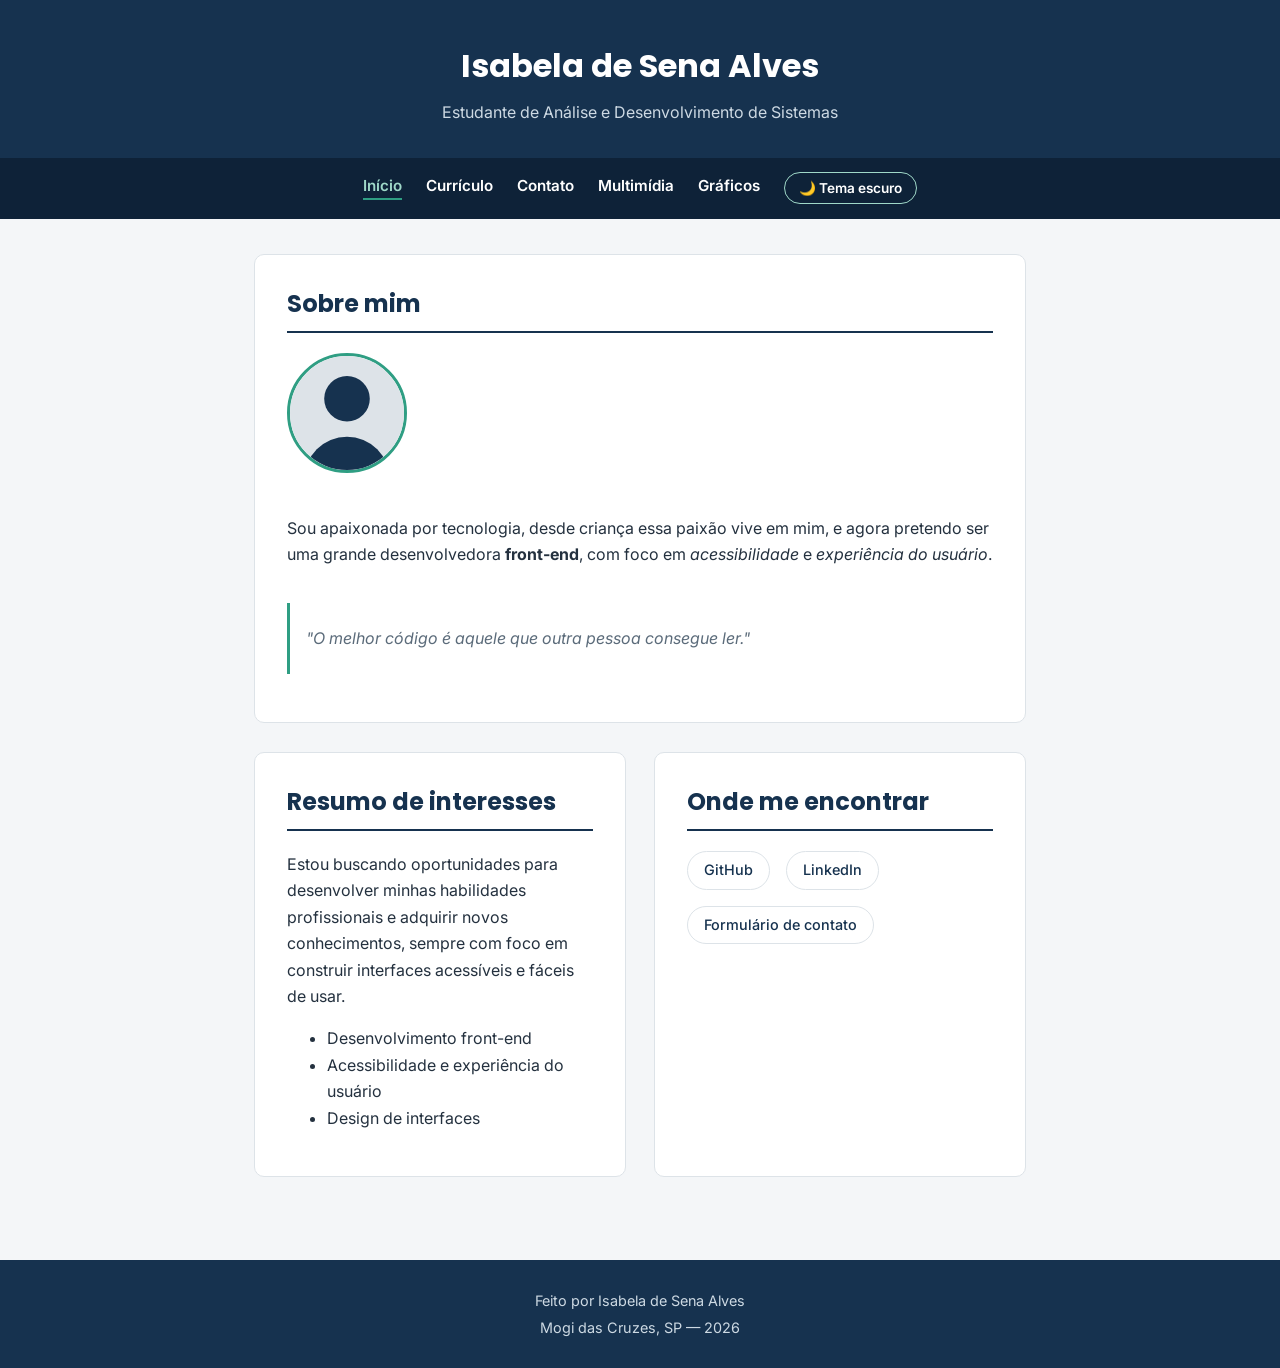
<file: index.html>
<!DOCTYPE html>
<html lang="pt-BR">
<head>
  <meta charset="UTF-8">
  <meta name="viewport" content="width=device-width, initial-scale=1.0">
  <title>Isabela de Sena Alves</title>
  <link rel="stylesheet" href="css/estilos.css">
</head>
<body>

  <header class="site-header">
    <h1>Isabela de Sena Alves</h1>
    <p>Estudante de Análise e Desenvolvimento de Sistemas</p>
  </header>

  <nav class="site-nav" aria-label="Navegação principal">
    <ul>
      <li><a href="index.html" aria-current="page">Início</a></li>
      <li><a href="curriculo.html">Currículo</a></li>
      <li><a href="formulario.html">Contato</a></li>
      <li><a href="multimidia.html">Multimídia</a></li>
      <li><a href="graficos.html">Gráficos</a></li>
      <li><button type="button" id="btn-tema" class="secundario" aria-pressed="false">🌙 Tema escuro</button></li>
    </ul>
  </nav>

  <main>

    <section id="sobre">
      <h2>Sobre mim</h2>
      <article>
        <div class="hero">
          <img class="avatar" src="media/avatar.svg" width="120" height="120"
               alt="Avatar ilustrativo de Isabela de Sena Alves">
          <p>
            Sou apaixonada por tecnologia, desde criança essa paixão vive em mim,
            e agora pretendo ser uma grande desenvolvedora
            <strong>front-end</strong>, com foco em
            <em>acessibilidade</em> e
            <em>experiência do usuário</em>.
          </p>
        </div>

        <blockquote>
          <p>"O melhor código é aquele que outra pessoa consegue ler."</p>
        </blockquote>
      </article>
    </section>

    <div class="row-two">
      <section id="interesses">
        <h2>Resumo de interesses</h2>
        <p>
          Estou buscando oportunidades para desenvolver minhas habilidades
          profissionais e adquirir novos conhecimentos, sempre com foco em
          construir interfaces acessíveis e fáceis de usar.
        </p>
        <ul>
          <li>Desenvolvimento front-end</li>
          <li>Acessibilidade e experiência do usuário</li>
          <li>Design de interfaces</li>
        </ul>
      </section>

      <section id="contato-rapido">
        <h2>Onde me encontrar</h2>
        <ul class="social-list">
          <li><a href="https://github.com/isasena" target="_blank" rel="noopener noreferrer">GitHub</a></li>
          <li><a href="https://linkedin.com/in/isasena" target="_blank" rel="noopener noreferrer">LinkedIn</a></li>
          <li><a href="formulario.html">Formulário de contato</a></li>
        </ul>
      </section>
    </div>

  </main>

  <footer>
    <p>Feito por Isabela de Sena Alves</p>
    <p>Mogi das Cruzes, SP — 2026</p>
  </footer>

  <script src="js/scripts.js" defer></script>

</body>
</html>
</file>
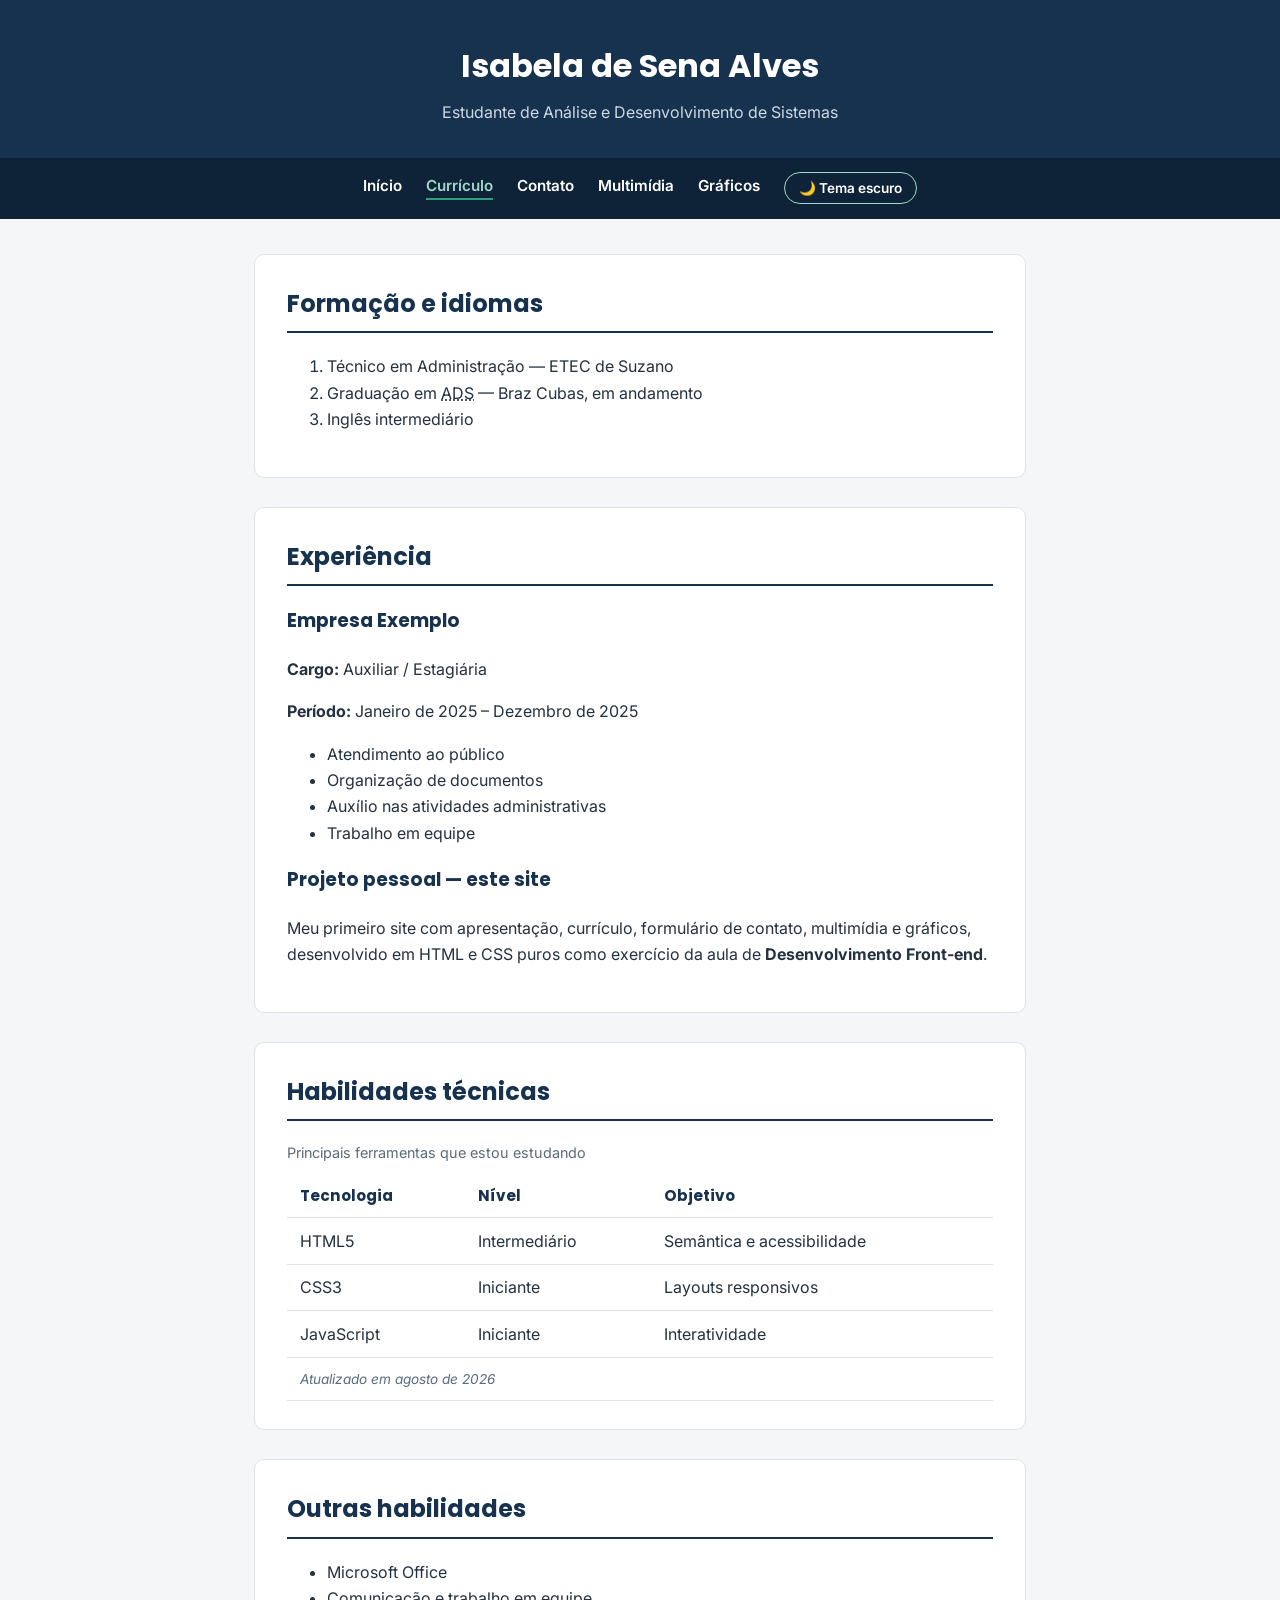
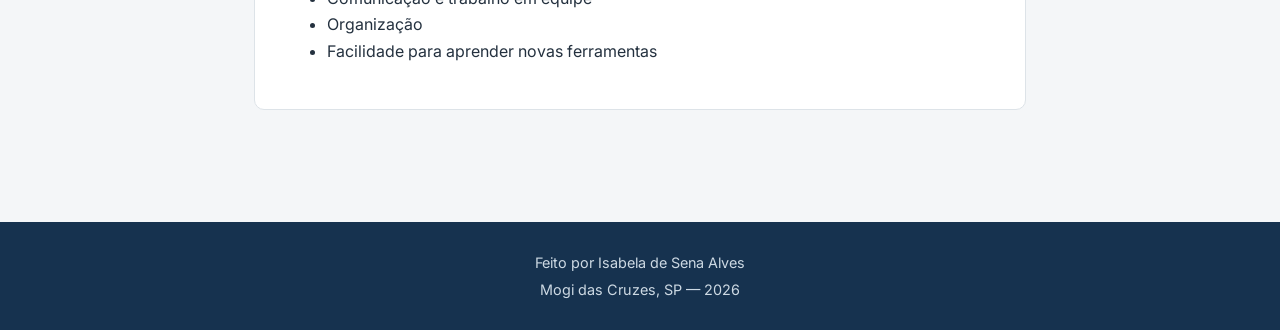
<file: curriculo.html>
<!DOCTYPE html>
<html lang="pt-BR">
<head>
  <meta charset="UTF-8">
  <meta name="viewport" content="width=device-width, initial-scale=1.0">
  <title>Currículo — Isabela de Sena Alves</title>
  <link rel="stylesheet" href="css/estilos.css">
</head>
<body>

  <header class="site-header">
    <h1>Isabela de Sena Alves</h1>
    <p>Estudante de Análise e Desenvolvimento de Sistemas</p>
  </header>

  <nav class="site-nav" aria-label="Navegação principal">
    <ul>
      <li><a href="index.html">Início</a></li>
      <li><a href="curriculo.html" aria-current="page">Currículo</a></li>
      <li><a href="formulario.html">Contato</a></li>
      <li><a href="multimidia.html">Multimídia</a></li>
      <li><a href="graficos.html">Gráficos</a></li>
      <li><button type="button" id="btn-tema" class="secundario" aria-pressed="false">🌙 Tema escuro</button></li>
    </ul>
  </nav>

  <main>

    <section id="formacao">
      <h2>Formação e idiomas</h2>
      <ol>
        <li>Técnico em Administração — ETEC de Suzano</li>
        <li>
          Graduação em
          <abbr title="Análise e Desenvolvimento de Sistemas">ADS</abbr>
          — Braz Cubas, em andamento
        </li>
        <li>Inglês intermediário</li>
      </ol>
    </section>

    <section id="experiencia">
      <h2>Experiência</h2>

      <article>
        <h3>Empresa Exemplo</h3>
        <p><strong>Cargo:</strong> Auxiliar / Estagiária</p>
        <p><strong>Período:</strong> Janeiro de 2025 – Dezembro de 2025</p>
        <ul>
          <li>Atendimento ao público</li>
          <li>Organização de documentos</li>
          <li>Auxílio nas atividades administrativas</li>
          <li>Trabalho em equipe</li>
        </ul>
      </article>

      <article>
        <h3>Projeto pessoal — este site</h3>
        <p>
          Meu primeiro site com apresentação, currículo, formulário de
          contato, multimídia e gráficos, desenvolvido em HTML e CSS puros
          como exercício da aula de <strong>Desenvolvimento Front-end</strong>.
        </p>
      </article>
    </section>

    <section id="habilidades">
      <h2>Habilidades técnicas</h2>
      <table>
        <caption>Principais ferramentas que estou estudando</caption>
        <thead>
          <tr>
            <th scope="col">Tecnologia</th>
            <th scope="col">Nível</th>
            <th scope="col">Objetivo</th>
          </tr>
        </thead>
        <tbody>
          <tr>
            <td>HTML5</td>
            <td>Intermediário</td>
            <td>Semântica e acessibilidade</td>
          </tr>
          <tr>
            <td>CSS3</td>
            <td>Iniciante</td>
            <td>Layouts responsivos</td>
          </tr>
          <tr>
            <td>JavaScript</td>
            <td>Iniciante</td>
            <td>Interatividade</td>
          </tr>
        </tbody>
        <tfoot>
          <tr><td colspan="3">Atualizado em agosto de 2026</td></tr>
        </tfoot>
      </table>
    </section>

    <section id="habilidades-gerais">
      <h2>Outras habilidades</h2>
      <ul>
        <li>Microsoft Office</li>
        <li>Comunicação e trabalho em equipe</li>
        <li>Organização</li>
        <li>Facilidade para aprender novas ferramentas</li>
      </ul>
    </section>

  </main>

  <footer>
    <p>Feito por Isabela de Sena Alves</p>
    <p>Mogi das Cruzes, SP — 2026</p>
  </footer>

  <script src="js/scripts.js" defer></script>

</body>
</html>
</file>
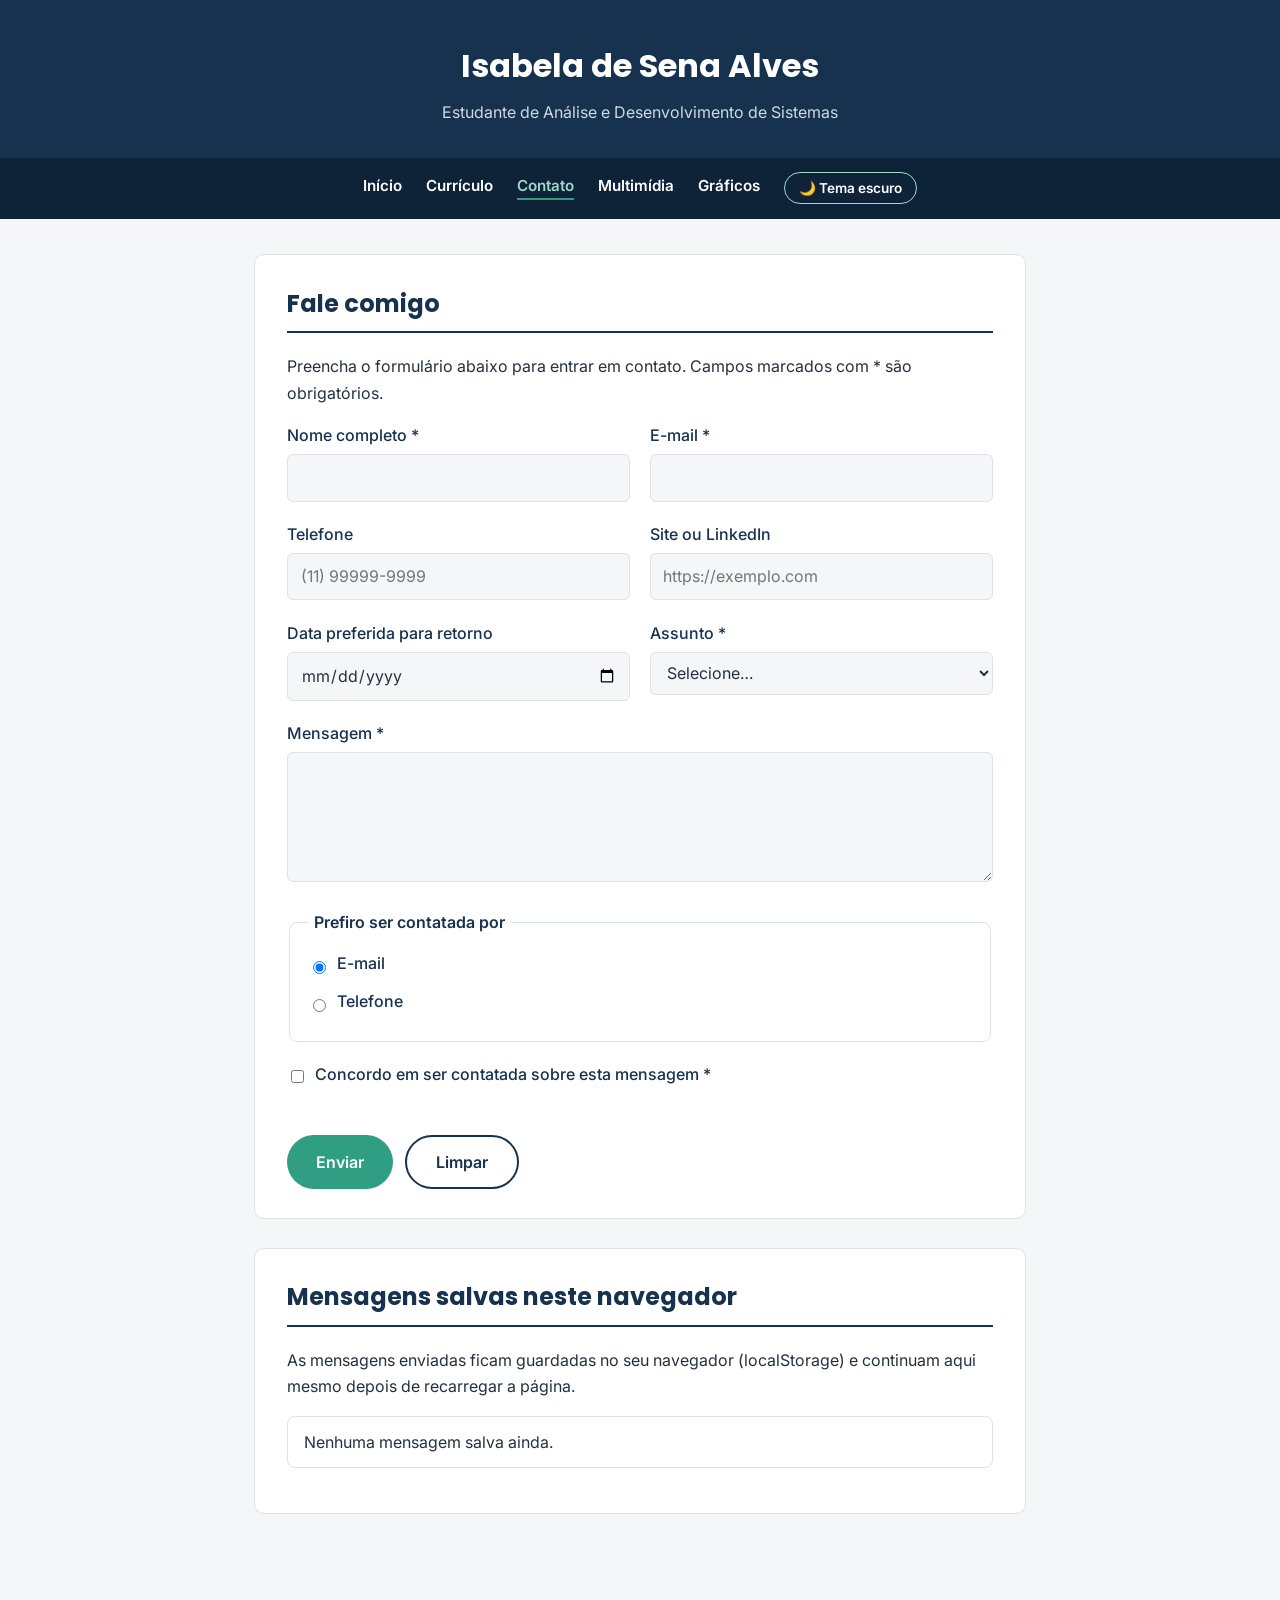
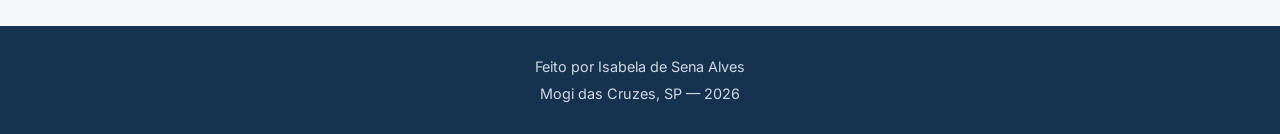
<file: formulario.html>
<!DOCTYPE html>
<html lang="pt-BR">
<head>
  <meta charset="UTF-8">
  <meta name="viewport" content="width=device-width, initial-scale=1.0">
  <title>Contato — Isabela de Sena Alves</title>
  <link rel="stylesheet" href="css/estilos.css">
</head>
<body>

  <header class="site-header">
    <h1>Isabela de Sena Alves</h1>
    <p>Estudante de Análise e Desenvolvimento de Sistemas</p>
  </header>

  <nav class="site-nav" aria-label="Navegação principal">
    <ul>
      <li><a href="index.html">Início</a></li>
      <li><a href="curriculo.html">Currículo</a></li>
      <li><a href="formulario.html" aria-current="page">Contato</a></li>
      <li><a href="multimidia.html">Multimídia</a></li>
      <li><a href="graficos.html">Gráficos</a></li>
      <li><button type="button" id="btn-tema" class="secundario" aria-pressed="false">🌙 Tema escuro</button></li>
    </ul>
  </nav>

  <main>
    <section id="contato">
      <h2>Fale comigo</h2>
      <p>Preencha o formulário abaixo para entrar em contato. Campos marcados com * são obrigatórios.</p>

      <article>
        <form id="form-contato" action="#" method="post" novalidate>

          <div class="form-row two-up">
            <div>
              <label for="nome">Nome completo *</label>
              <input type="text" id="nome" name="nome" required minlength="3" maxlength="80" autocomplete="name">
            </div>
            <div>
              <label for="email">E-mail *</label>
              <input type="email" id="email" name="email" required autocomplete="email">
            </div>
          </div>

          <div class="form-row two-up">
            <div>
              <label for="telefone">Telefone</label>
              <input type="tel" id="telefone" name="telefone" placeholder="(11) 99999-9999"
                     pattern="\(?\d{2}\)?\s?9?\d{4}-?\d{4}" title="Use o formato (11) 99999-9999"
                     autocomplete="tel">
            </div>
            <div>
              <label for="site">Site ou LinkedIn</label>
              <input type="url" id="site" name="site" placeholder="https://exemplo.com" autocomplete="url">
            </div>
          </div>

          <div class="form-row two-up">
            <div>
              <label for="data">Data preferida para retorno</label>
              <input type="date" id="data" name="data">
            </div>
            <div>
              <label for="assunto">Assunto *</label>
              <select id="assunto" name="assunto" required>
                <option value="">Selecione…</option>
                <option value="desenvolvimento">Desenvolvimento</option>
                <option value="design">Design</option>
                <option value="suporte">Suporte</option>
                <option value="outro">Outro</option>
              </select>
            </div>
          </div>

          <div>
            <label for="mensagem">Mensagem *</label>
            <textarea id="mensagem" name="mensagem" required minlength="10" maxlength="500"></textarea>
          </div>

          <fieldset>
            <legend>Prefiro ser contatada por</legend>
            <div class="radio-row">
              <input type="radio" id="pref-email" name="preferencia" value="email" checked>
              <label for="pref-email">E-mail</label>
            </div>
            <div class="radio-row">
              <input type="radio" id="pref-telefone" name="preferencia" value="telefone">
              <label for="pref-telefone">Telefone</label>
            </div>
          </fieldset>

          <div class="radio-row">
            <input type="checkbox" id="aceite" name="aceite" required>
            <label for="aceite">Concordo em ser contatada sobre esta mensagem *</label>
          </div>

          <div class="botoes">
            <button type="submit">Enviar</button>
            <button type="reset" class="secundario">Limpar</button>
          </div>
        </form>
        <div id="feedback-form" role="status" aria-live="polite"></div>
      </article>
    </section>

    <section id="mensagens-salvas">
      <h2>Mensagens salvas neste navegador</h2>
      <p>As mensagens enviadas ficam guardadas no seu navegador (localStorage) e continuam aqui mesmo depois de recarregar a página.</p>
      <ul id="lista-mensagens"></ul>
      <div class="botoes">
        <button type="button" id="btn-limpar-mensagens" class="secundario">Apagar todas</button>
      </div>
    </section>
  </main>

  <footer>
    <p>Feito por Isabela de Sena Alves</p>
    <p>Mogi das Cruzes, SP — 2026</p>
  </footer>

  <script src="js/scripts.js" defer></script>

</body>
</html>
</file>
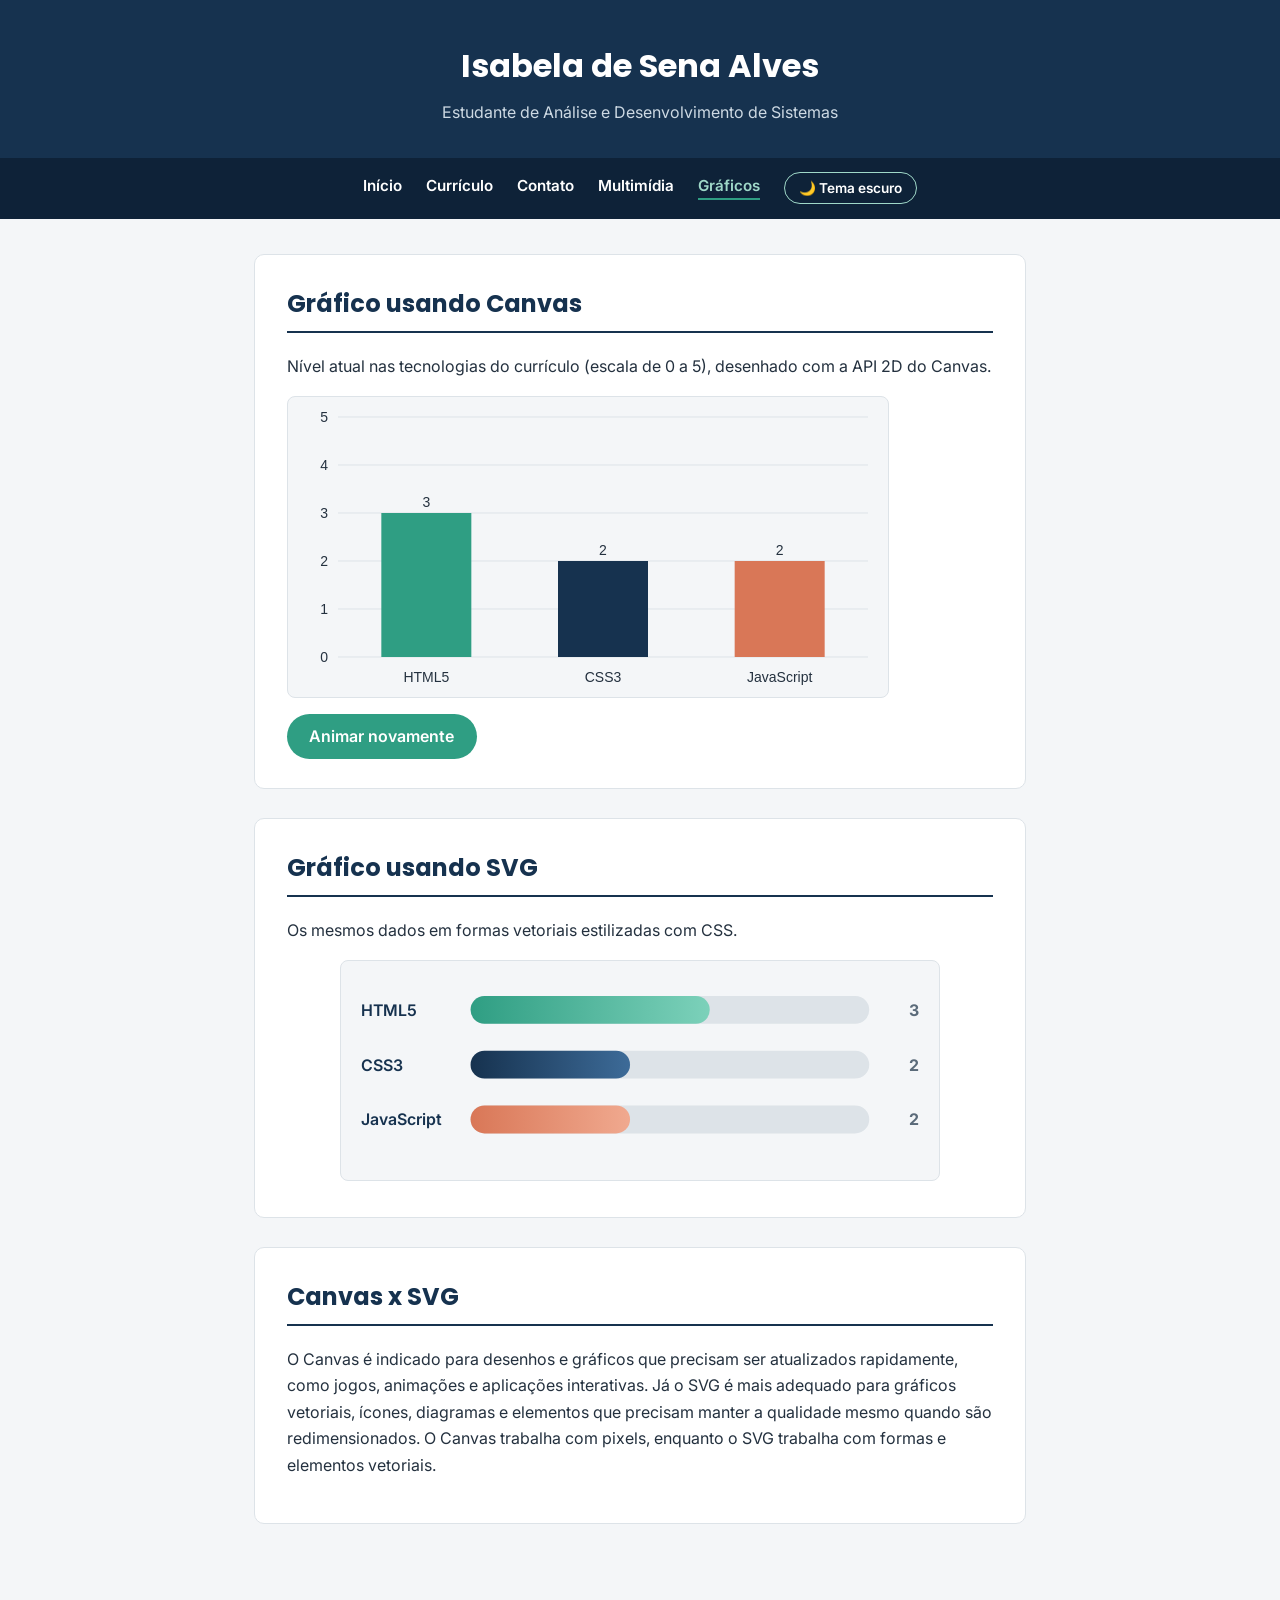
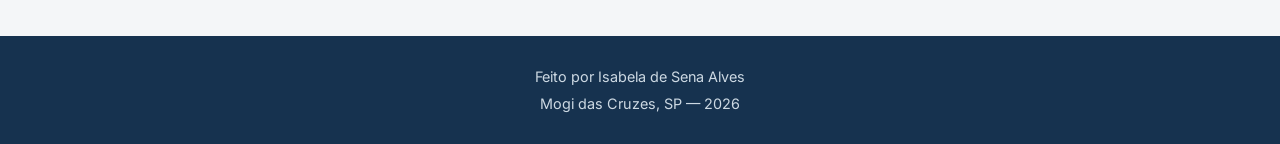
<file: graficos.html>
<!DOCTYPE html>
<html lang="pt-BR">
<head>
  <meta charset="UTF-8">
  <meta name="viewport" content="width=device-width, initial-scale=1.0">
  <title>Gráficos — Isabela de Sena Alves</title>
  <link rel="stylesheet" href="css/estilos.css">
</head>
<body>

  <header class="site-header">
    <h1>Isabela de Sena Alves</h1>
    <p>Estudante de Análise e Desenvolvimento de Sistemas</p>
  </header>

  <nav class="site-nav" aria-label="Navegação principal">
    <ul>
      <li><a href="index.html">Início</a></li>
      <li><a href="curriculo.html">Currículo</a></li>
      <li><a href="formulario.html">Contato</a></li>
      <li><a href="multimidia.html">Multimídia</a></li>
      <li><a href="graficos.html" aria-current="page">Gráficos</a></li>
      <li><button type="button" id="btn-tema" class="secundario" aria-pressed="false">🌙 Tema escuro</button></li>
    </ul>
  </nav>

  <main>
    <section id="canvas">
      <h2>Gráfico usando Canvas</h2>
      <article>
        <p>Nível atual nas tecnologias do currículo (escala de 0 a 5), desenhado com a API 2D do Canvas.</p>
        <canvas id="grafico-canvas" width="600" height="300">
          Seu navegador não suporta Canvas. Níveis: HTML5 3, CSS3 2, JavaScript 2 (de 0 a 5).
        </canvas>
        <div class="botoes">
          <button type="button" id="btn-animar">Animar novamente</button>
        </div>
      </article>
    </section>

    <section id="svg">
      <h2>Gráfico usando SVG</h2>
      <article>
        <p>Os mesmos dados em formas vetoriais estilizadas com CSS.</p>
        <div class="svg-container">
          <svg viewBox="0 0 600 220" role="img" aria-labelledby="svg-titulo svg-desc">
            <title id="svg-titulo">Nível nas tecnologias</title>
            <desc id="svg-desc">Barras horizontais: HTML5 nível 3, CSS3 nível 2 e JavaScript nível 2, de 0 a 5.</desc>
            <defs>
              <linearGradient id="grad-html" x1="0" y1="0" x2="1" y2="0">
                <stop offset="0" stop-color="#2f9e83"></stop>
                <stop offset="1" stop-color="#7cd1ba"></stop>
              </linearGradient>
              <linearGradient id="grad-css" x1="0" y1="0" x2="1" y2="0">
                <stop offset="0" stop-color="#16324f"></stop>
                <stop offset="1" stop-color="#3d6b98"></stop>
              </linearGradient>
              <linearGradient id="grad-js" x1="0" y1="0" x2="1" y2="0">
                <stop offset="0" stop-color="#d97757"></stop>
                <stop offset="1" stop-color="#f0a98f"></stop>
              </linearGradient>
            </defs>

            <text class="svg-rotulo" x="20" y="55">HTML5</text>
            <rect class="svg-trilho" x="130" y="35" width="400" height="28" rx="14"></rect>
            <rect class="svg-barra" x="130" y="35" width="240" height="28" rx="14" fill="url(#grad-html)"></rect>
            <text class="svg-valor" x="580" y="55">3</text>

            <text class="svg-rotulo" x="20" y="110">CSS3</text>
            <rect class="svg-trilho" x="130" y="90" width="400" height="28" rx="14"></rect>
            <rect class="svg-barra" x="130" y="90" width="160" height="28" rx="14" fill="url(#grad-css)"></rect>
            <text class="svg-valor" x="580" y="110">2</text>

            <text class="svg-rotulo" x="20" y="165">JavaScript</text>
            <rect class="svg-trilho" x="130" y="145" width="400" height="28" rx="14"></rect>
            <rect class="svg-barra" x="130" y="145" width="160" height="28" rx="14" fill="url(#grad-js)"></rect>
            <text class="svg-valor" x="580" y="165">2</text>
          </svg>
        </div>
      </article>
    </section>

    <section id="comparacao">
      <h2>Canvas x SVG</h2>
      <p>
        O Canvas é indicado para desenhos e gráficos que precisam ser
        atualizados rapidamente, como jogos, animações e aplicações
        interativas. Já o SVG é mais adequado para gráficos vetoriais,
        ícones, diagramas e elementos que precisam manter a qualidade
        mesmo quando são redimensionados. O Canvas trabalha com pixels,
        enquanto o SVG trabalha com formas e elementos vetoriais.
      </p>
    </section>
  </main>

  <footer>
    <p>Feito por Isabela de Sena Alves</p>
    <p>Mogi das Cruzes, SP — 2026</p>
  </footer>

  

  <script src="js/scripts.js" defer></script>

</body>
</html>
</file>
<file: css/estilos.css>
/* =========================================================
   Site pessoal — Isabela de Sena Alves
   Um único arquivo de estilo para as 5 páginas
   ========================================================= */

@import url('https://fonts.googleapis.com/css2?family=Poppins:wght@600;700&family=Inter:wght@400;500;600&display=swap');

:root {
  --navy: #16324f;
  --navy-dark: #0e2238;
  --teal: #2f9e83;
  --bg: #f4f6f8;
  --surface: #ffffff;
  --line: #dde3e8;
  --text: #24313f;
  --muted: #5b6b7a;

  --heading-font: 'Poppins', Arial, sans-serif;
  --body-font: 'Inter', Arial, sans-serif;
}

* { box-sizing: border-box; }

body {
  margin: 0;
  background: var(--bg);
  color: var(--text);
  font-family: var(--body-font);
  line-height: 1.65;
}

a { color: var(--teal); }

img { max-width: 100%; display: block; }

/* ---------- Cabeçalho + navegação (igual em todas as páginas) ---------- */

.site-header {
  background: var(--navy);
  color: white;
  text-align: center;
  padding: 2.5rem 1.5rem 2rem;
}

.site-header h1 {
  font-family: var(--heading-font);
  margin: 0 0 0.4rem;
  font-size: 2rem;
}

.site-header p {
  margin: 0;
  color: #cdd9e3;
  font-size: 1rem;
}

nav.site-nav {
  background: var(--navy-dark);
  text-align: center;
  padding: 0.9rem 1rem;
}

nav.site-nav ul {
  list-style: none;
  margin: 0;
  padding: 0;
  display: flex;
  justify-content: center;
  flex-wrap: wrap;
  gap: 1.5rem;
}

nav.site-nav a {
  color: white;
  text-decoration: none;
  font-weight: 600;
  font-size: 0.95rem;
  padding-bottom: 3px;
  border-bottom: 2px solid transparent;
}

nav.site-nav a:hover { color: #9fd8c8; }

nav.site-nav a[aria-current="page"] {
  border-bottom-color: var(--teal);
  color: #9fd8c8;
}

/* ---------- Estrutura geral ---------- */

main {
  max-width: 820px;
  margin: 2.2rem auto;
  padding: 0 1.5rem 3rem;
}

section {
  background: var(--surface);
  border: 1px solid var(--line);
  border-radius: 10px;
  padding: 1.8rem 2rem;
  margin-bottom: 1.8rem;
}

h2 {
  font-family: var(--heading-font);
  color: var(--navy);
  border-bottom: 2px solid var(--navy);
  padding-bottom: 0.5rem;
  margin-top: 0;
}

h3 {
  font-family: var(--heading-font);
  color: var(--navy);
}

blockquote {
  border-left: 3px solid var(--teal);
  margin: 1.2rem 0;
  padding: 0.4rem 0 0.4rem 1rem;
  color: var(--muted);
  font-style: italic;
}

/* ---------- Hero da index ---------- */

.hero {
  display: flex;
  gap: 1.6rem;
  align-items: center;
  flex-wrap: wrap;
}

.avatar {
  width: 120px;
  height: 120px;
  border-radius: 50%;
  flex-shrink: 0;
  border: 3px solid var(--teal);
}

.social-list {
  list-style: none;
  padding: 0;
  display: flex;
  gap: 1rem;
  flex-wrap: wrap;
}

.social-list a {
  display: inline-block;
  border: 1px solid var(--line);
  padding: 0.4rem 1rem;
  border-radius: 999px;
  text-decoration: none;
  color: var(--navy);
  font-weight: 500;
  font-size: 0.9rem;
}

.social-list a:hover { border-color: var(--teal); color: var(--teal); }

/* ---------- Linha de dois cards lado a lado ---------- */

.row-two {
  display: grid;
  gap: 1.8rem;
  grid-template-columns: 1fr;
}

@media (min-width: 700px) {
  .row-two { grid-template-columns: 1fr 1fr; }
}

.row-two > section { margin-bottom: 0; }

/* ---------- Tabela ---------- */

table {
  width: 100%;
  border-collapse: collapse;
  margin-top: 0.5rem;
}

caption {
  text-align: left;
  color: var(--muted);
  font-size: 0.9rem;
  margin-bottom: 0.5rem;
}

th, td {
  text-align: left;
  padding: 0.6rem 0.8rem;
  border-bottom: 1px solid var(--line);
}

th { color: var(--navy); font-family: var(--heading-font); font-size: 0.95rem; }

tfoot td { color: var(--muted); font-size: 0.85rem; font-style: italic; }

/* ---------- Formulário ---------- */

form { display: grid; gap: 1.2rem; }

.form-row.two-up {
  display: grid;
  gap: 1.2rem;
  grid-template-columns: 1fr;
}

@media (min-width: 560px) {
  .form-row.two-up { grid-template-columns: 1fr 1fr; }
}

label {
  display: block;
  font-weight: 500;
  margin-bottom: 0.35rem;
  color: var(--navy);
}

input, select, textarea {
  font: inherit;
  width: 100%;
  padding: 0.6rem 0.8rem;
  border: 1px solid var(--line);
  border-radius: 6px;
  background: var(--bg);
  color: var(--text);
}

textarea { min-height: 130px; resize: vertical; }

fieldset {
  border: 1px solid var(--line);
  border-radius: 8px;
  padding: 0.9rem 1.1rem;
}

legend {
  font-weight: 600;
  color: var(--navy);
  padding: 0 0.4rem;
}

.radio-row { display: flex; align-items: center; gap: 0.5rem; margin-bottom: 0.4rem; }
.radio-row input { width: auto; }

button[type="submit"] {
  justify-self: start;
  background: var(--teal);
  color: white;
  border: none;
  padding: 0.75rem 1.8rem;
  border-radius: 999px;
  font-weight: 600;
  font-size: 1rem;
  cursor: pointer;
}

button[type="submit"]:hover { background: #268066; }

/* ---------- Multimídia ---------- */

video, audio, iframe { width: 100%; display: block; border: 0; border-radius: 8px; }

iframe { height: 300px; margin-top: 0.5rem; }

figcaption { color: var(--muted); font-size: 0.85rem; margin-top: 0.4rem; }

/* ---------- Gráficos ---------- */

canvas {
  display: block;
  border: 1px solid var(--line);
  background: var(--bg);
  max-width: 100%;
  height: auto;
  border-radius: 8px;
}

.svg-container {
  width: 100%;
  max-width: 600px;
  margin: 1rem auto 0;
}

svg {
  width: 100%;
  height: auto;
  border: 1px solid var(--line);
  border-radius: 8px;
  background: var(--bg);
}

.retangulo { fill: #2f9e83; }
.circulo   { fill: #16324f; }
.triangulo { fill: #d97757; }

/* ---------- Rodapé ---------- */

footer {
  background: var(--navy);
  color: #cdd9e3;
  text-align: center;
  padding: 1.6rem;
  font-size: 0.9rem;
}

footer p { margin: 0.2rem 0; }

@media (max-width: 600px) {
  nav.site-nav ul { gap: 0.9rem; }
  .site-header h1 { font-size: 1.6rem; }
}


/* =========================================================
   CP2 — classes usadas pelas páginas e que faltavam
   ========================================================= */

.botoes { display: flex; gap: 0.8rem; flex-wrap: wrap; margin-top: 1rem; }

button {
  font: inherit;
  cursor: pointer;
}

button[type="submit"],
button.secundario {
  padding: 0.75rem 1.8rem;
  border-radius: 999px;
  font-weight: 600;
  font-size: 1rem;
}

button.secundario {
  background: transparent;
  color: var(--navy);
  border: 2px solid var(--navy);
}

button.secundario:hover { background: var(--navy); color: white; }

#btn-animar {
  background: var(--teal);
  color: white;
  border: none;
  padding: 0.6rem 1.4rem;
  border-radius: 999px;
  font-weight: 600;
}

#btn-animar:hover { background: #268066; }

/* Botão de tema dentro do menu */
nav.site-nav button {
  background: transparent;
  color: white;
  border: 1px solid #9fd8c8;
  border-radius: 999px;
  padding: 0.25rem 0.9rem;
  font-size: 0.85rem;
  font-weight: 600;
}

nav.site-nav button:hover { background: #9fd8c8; color: var(--navy-dark); }

/* Gráfico SVG */
.svg-rotulo { font: 600 16px var(--body-font); fill: var(--navy); }
.svg-valor  { font: 700 16px var(--body-font); fill: var(--muted); text-anchor: end; }
.svg-trilho { fill: var(--line); }

/* =========================================================
   CP3 — validação, feedback e mensagens salvas
   ========================================================= */

.erro-campo {
  display: block;
  margin-top: 0.25rem;
  color: #b3261e;
  font-size: 0.875rem;
}

input.invalido,
select.invalido,
textarea.invalido {
  border: 2px solid #b3261e;
}

.feedback:empty { display: none; }

.feedback {
  margin-top: 1rem;
  padding: 0.75rem 1rem;
  border-radius: 8px;
  font-weight: 600;
}

.feedback.sucesso { background: #e3f4ec; color: #14532d; border: 1px solid #2f9e83; }
.feedback.erro    { background: #fdecea; color: #7a1712; border: 1px solid #b3261e; }

#lista-mensagens { list-style: none; padding: 0; }

#lista-mensagens li {
  margin-bottom: 0.75rem;
  padding: 0.75rem 1rem;
  border: 1px solid var(--line);
  border-radius: 8px;
}

#lista-mensagens p { margin: 0.4rem 0 0.8rem; }

#lista-mensagens button.secundario { padding: 0.3rem 1rem; font-size: 0.85rem; }

/* =========================================================
   CP3 — tema escuro (troca as variáveis de cor)
   ========================================================= */

[data-tema="escuro"] {
  --bg: #12161c;
  --surface: #1b222b;
  --line: #33404f;
  --text: #e6e9ee;
  --muted: #9aa8b6;
}

[data-tema="escuro"] h2,
[data-tema="escuro"] h3,
[data-tema="escuro"] label,
[data-tema="escuro"] legend,
[data-tema="escuro"] th,
[data-tema="escuro"] .svg-rotulo { color: #e6e9ee; fill: #e6e9ee; }

[data-tema="escuro"] h2 { border-bottom-color: var(--teal); }

[data-tema="escuro"] .social-list a { color: #e6e9ee; }

[data-tema="escuro"] button.secundario { color: #e6e9ee; border-color: #e6e9ee; }

[data-tema="escuro"] .erro-campo { color: #ff9b94; }

[data-tema="escuro"] .feedback.sucesso { background: #12301f; color: #b9efd0; }
[data-tema="escuro"] .feedback.erro    { background: #3a1513; color: #ffc9c4; }
</file>
